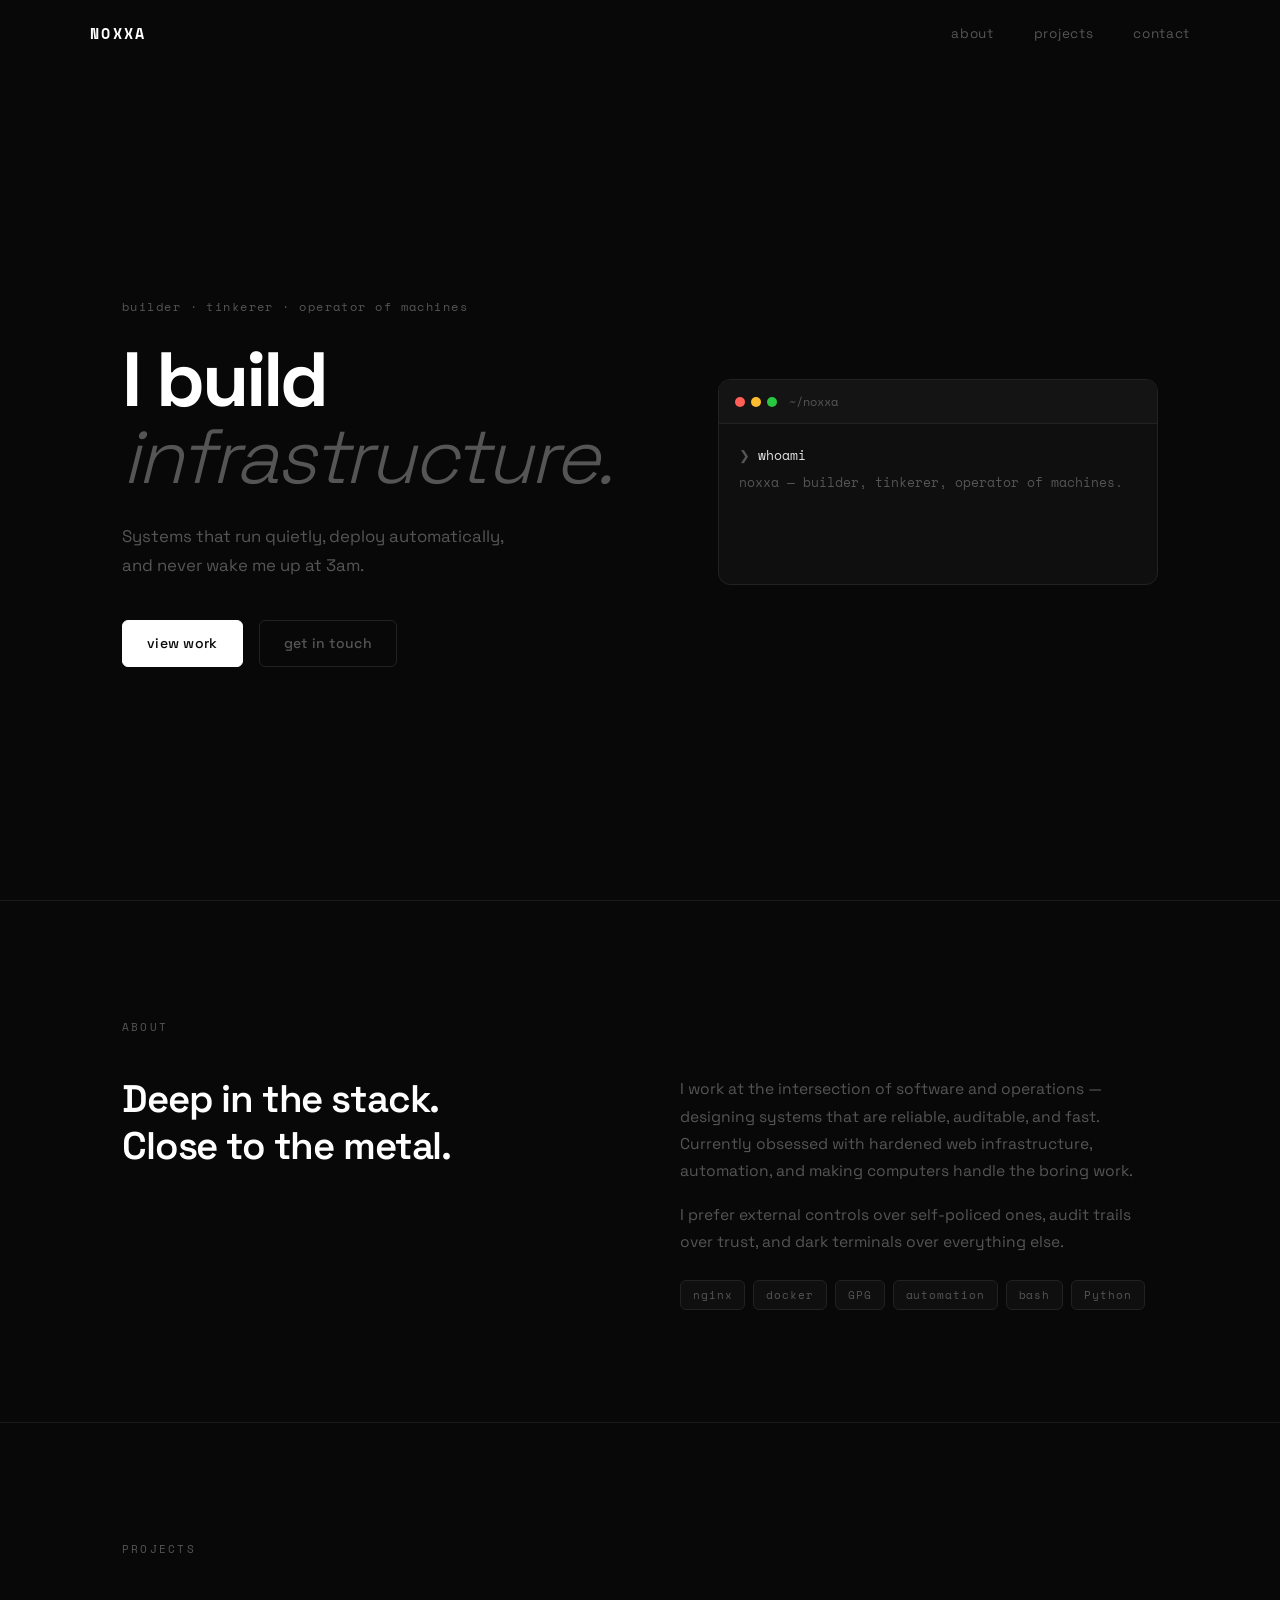
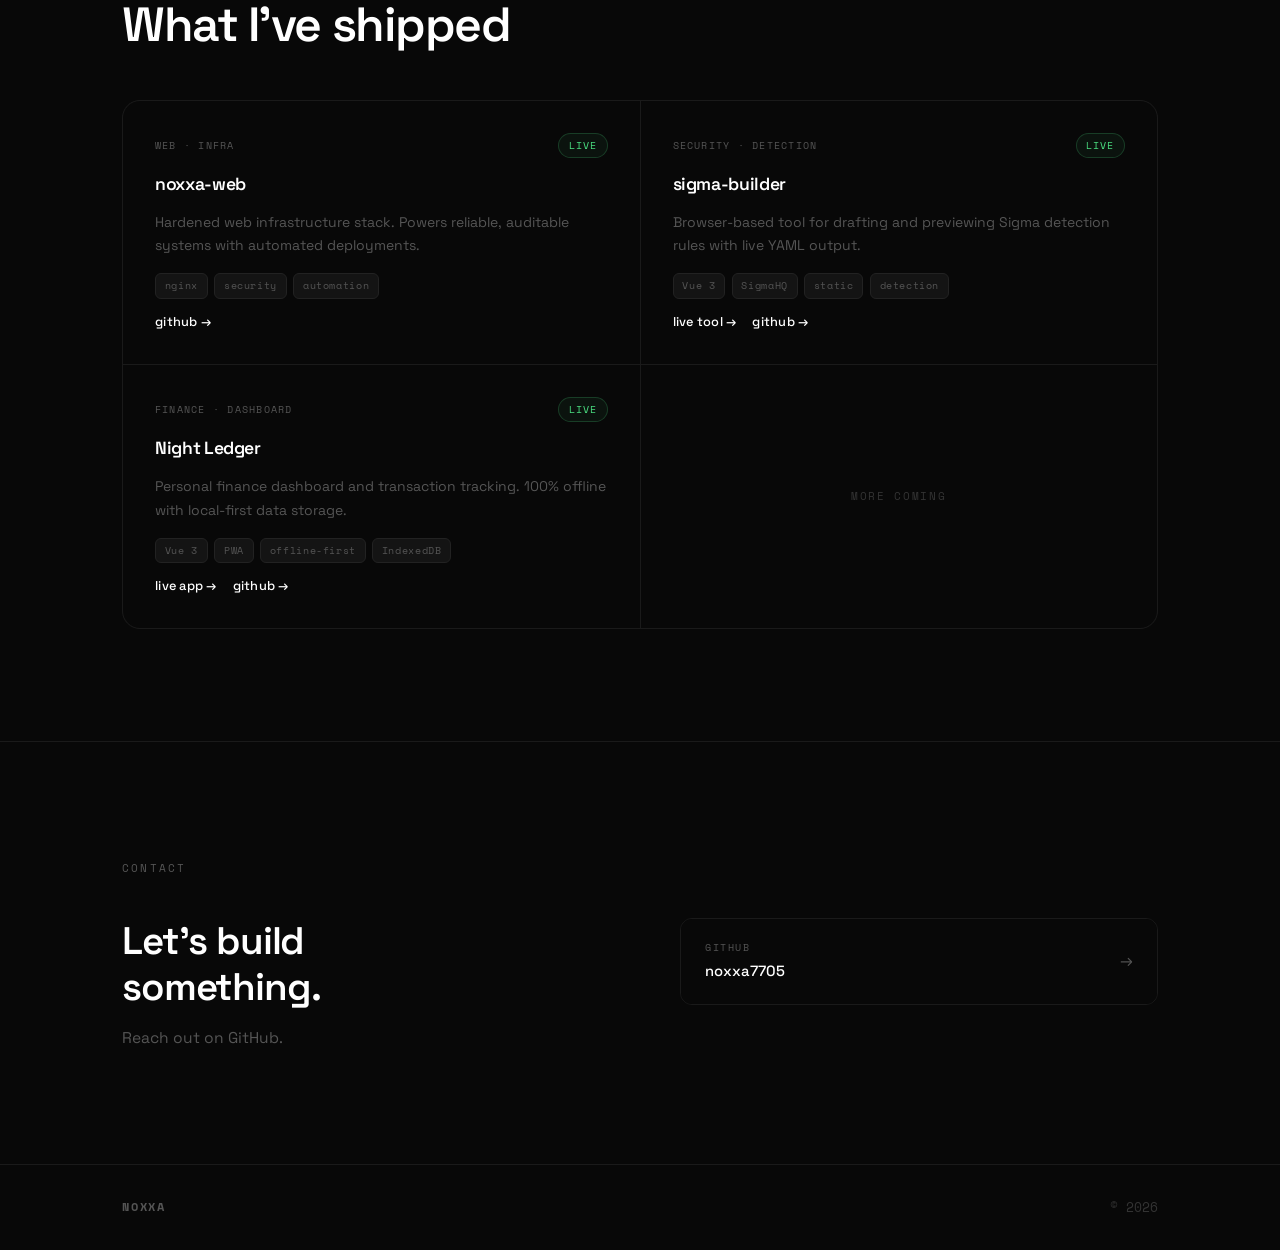
<file: index.html>
<!DOCTYPE html>
<html lang="en">
<head>
  <meta charset="UTF-8">
  <meta name="viewport" content="width=device-width, initial-scale=1.0">
  <title>NOXXA</title>
  <link rel="preconnect" href="https://fonts.googleapis.com">
  <link rel="preconnect" href="https://fonts.gstatic.com" crossorigin>
  <link href="https://fonts.googleapis.com/css2?family=Space+Grotesk:wght@300;400;500;600;700&family=Space+Mono:wght@400;700&display=swap" rel="stylesheet">
  <link rel="stylesheet" href="style.css">
</head>
<body>

  <nav id="nav">
    <div class="nav-inner">
      <a href="#" class="nav-logo">NOXXA</a>
      <ul class="nav-links">
        <li><a href="#about">about</a></li>
        <li><a href="#projects">projects</a></li>
        <li><a href="#contact">contact</a></li>
      </ul>
    </div>
  </nav>

  <section class="hero">
    <div class="hero-content">
      <p class="hero-eyebrow" data-reveal>builder · tinkerer · operator of machines</p>
      <h1 class="hero-title" data-reveal>
        <span class="line">I build</span>
        <span class="line accent">infrastructure.</span>
      </h1>
      <p class="hero-sub" data-reveal>
        Systems that run quietly, deploy automatically,<br>and never wake me up at 3am.
      </p>
      <div class="hero-actions" data-reveal>
        <a href="#projects" class="btn btn-primary">view work</a>
        <a href="#contact" class="btn btn-ghost">get in touch</a>
      </div>
    </div>

    <div class="hero-terminal" data-reveal>
      <div class="terminal">
        <div class="terminal-bar">
          <div class="terminal-dots">
            <span></span><span></span><span></span>
          </div>
          <span class="terminal-path">~/noxxa</span>
        </div>
        <div class="terminal-body">
          <div class="terminal-line">
            <span class="p">❯</span>
            <span id="term-cmd"></span><span class="term-cursor" id="term-cursor">▋</span>
          </div>
          <div class="terminal-output" id="term-output"></div>
        </div>
      </div>
    </div>
  </section>

  <section class="section" id="about">
    <div class="container">
      <span class="label" data-reveal>about</span>
      <div class="about-grid">
        <div class="about-left" data-reveal>
          <h2>Deep in the stack.<br>Close to the metal.</h2>
        </div>
        <div class="about-right" data-reveal>
          <p>I work at the intersection of software and operations — designing systems that are reliable, auditable, and fast. Currently obsessed with hardened web infrastructure, automation, and making computers handle the boring work.</p>
          <p>I prefer external controls over self-policed ones, audit trails over trust, and dark terminals over everything else.</p>
          <div class="about-tags">
            <span>nginx</span>
            <span>docker</span>
            <span>GPG</span>
            <span>automation</span>
            <span>bash</span>
            <span>Python</span>
          </div>
        </div>
      </div>
    </div>
  </section>

  <section class="section" id="projects">
    <div class="container">
      <span class="label" data-reveal>projects</span>
      <h2 class="section-title" data-reveal>What I've shipped</h2>
      <div class="projects-grid">

        <div class="project-card featured" data-reveal>
          <div class="pc-top">
            <span class="pc-tag">web · infra</span>
            <span class="pc-status live">live</span>
          </div>
          <h3>noxxa-web</h3>
          <p>Hardened web infrastructure stack. Powers reliable, auditable systems with automated deployments.</p>
          <div class="pc-stack">
            <span>nginx</span><span>security</span><span>automation</span>
          </div>
          <a href="https://github.com/noxxa7705/noxxa-web" target="_blank" class="pc-link">github →</a>
        </div>

        <div class="project-card" data-reveal>
          <div class="pc-top">
            <span class="pc-tag">security · detection</span>
            <span class="pc-status live">live</span>
          </div>
          <h3>sigma-builder</h3>
          <p>Browser-based tool for drafting and previewing Sigma detection rules with live YAML output.</p>
          <div class="pc-stack">
            <span>Vue 3</span><span>SigmaHQ</span><span>static</span><span>detection</span>
          </div>
          <div class="pc-links">
            <a href="https://noxxa7705.github.io/sigma-builder/" target="_blank" class="pc-link">live tool →</a>
            <a href="https://github.com/noxxa7705/sigma-builder" target="_blank" class="pc-link">github →</a>
          </div>
        </div>

        <div class="project-card" data-reveal>
          <div class="pc-top">
            <span class="pc-tag">finance · dashboard</span>
            <span class="pc-status live">live</span>
          </div>
          <h3>Night Ledger</h3>
          <p>Personal finance dashboard and transaction tracking. 100% offline with local-first data storage.</p>
          <div class="pc-stack">
            <span>Vue 3</span><span>PWA</span><span>offline-first</span><span>IndexedDB</span>
          </div>
          <div class="pc-links">
            <a href="https://noxxa7705.github.io/budget-tool/" target="_blank" class="pc-link">live app →</a>
            <a href="https://github.com/noxxa7705/budget-tool" target="_blank" class="pc-link">github →</a>
          </div>
        </div>

        <div class="project-card ghost" data-reveal>
          <span class="ghost-label">more coming</span>
        </div>

      </div>
    </div>
  </section>

  <section class="section" id="contact">
    <div class="container">
      <span class="label" data-reveal>contact</span>
      <div class="contact-grid">
        <div class="contact-left" data-reveal>
          <h2>Let's build<br>something.</h2>
          <p>Reach out on GitHub.</p>
        </div>
        <div class="contact-right" data-reveal>
          <a href="https://github.com/noxxa7705" target="_blank" class="contact-card">
            <div class="contact-card-inner">
              <span class="contact-platform">GitHub</span>
              <span class="contact-handle">noxxa7705</span>
            </div>
            <span class="contact-arrow">→</span>
          </a>
        </div>
      </div>
    </div>
  </section>

  <footer class="footer">
    <div class="container footer-inner">
      <span class="footer-name">NOXXA</span>
      <span class="footer-copy">© <span id="year"></span></span>
    </div>
  </footer>

  <script src="app.js"></script>
</body>
</html>
</file>
<file: style.css>
/* ============================================================
   FONTS & TOKENS
   ============================================================ */

@import url('https://fonts.googleapis.com/css2?family=Space+Grotesk:wght@300;400;500;600;700&family=Space+Mono:wght@400;700&display=swap');

:root {
  --bg:          #080808;
  --bg-1:        #0f0f0f;
  --bg-2:        #141414;
  --bg-3:        #1a1a1a;
  --border:      #222222;
  --border-soft: #1a1a1a;
  --text:        #e2e2e2;
  --text-muted:  #555555;
  --text-dim:    #333333;
  --accent:      #e2e2e2;
  --white:       #ffffff;

  --font-sans:  'Space Grotesk', system-ui, sans-serif;
  --font-mono:  'Space Mono', 'Courier New', monospace;

  --r-sm:   6px;
  --r-md:   12px;
  --r-lg:   18px;

  --ease-out: cubic-bezier(0.16, 1, 0.3, 1);
  --ease-in-out: cubic-bezier(0.45, 0, 0.55, 1);
}

/* ============================================================
   RESET
   ============================================================ */

*, *::before, *::after { box-sizing: border-box; margin: 0; padding: 0; }

html {
  scroll-behavior: smooth;
  font-size: 16px;
}

body {
  background: var(--bg);
  color: var(--text);
  font-family: var(--font-sans);
  font-weight: 400;
  line-height: 1.65;
  -webkit-font-smoothing: antialiased;
  overflow-x: hidden;
}

a { color: inherit; text-decoration: none; }

img, svg { display: block; }

/* ============================================================
   SCROLLBAR
   ============================================================ */

::-webkit-scrollbar { width: 6px; }
::-webkit-scrollbar-track { background: var(--bg); }
::-webkit-scrollbar-thumb { background: var(--border); border-radius: 3px; }

/* ============================================================
   LAYOUT UTILITIES
   ============================================================ */

.container {
  max-width: 1100px;
  margin: 0 auto;
  padding: 0 2rem;
}

.section {
  padding: 7rem 0;
  border-top: 1px solid var(--border-soft);
}

.label {
  display: inline-block;
  font-family: var(--font-mono);
  font-size: 0.7rem;
  letter-spacing: 0.2em;
  text-transform: uppercase;
  color: var(--text-muted);
  margin-bottom: 2.5rem;
}

.section-title {
  font-size: clamp(2rem, 4vw, 3rem);
  font-weight: 600;
  letter-spacing: -0.03em;
  line-height: 1.1;
  margin-bottom: 3rem;
  color: var(--white);
}

/* ============================================================
   REVEAL ANIMATIONS
   ============================================================ */

[data-reveal] {
  opacity: 0;
  transform: translateY(24px);
  transition: opacity 0.7s var(--ease-out), transform 0.7s var(--ease-out);
}

[data-reveal].visible {
  opacity: 1;
  transform: translateY(0);
}

/* ============================================================
   NAV
   ============================================================ */

#nav {
  position: fixed;
  top: 0;
  left: 0;
  right: 0;
  z-index: 100;
  padding: 1.25rem 2rem;
  transition: background 0.3s, border-bottom 0.3s;
}

#nav.scrolled {
  background: rgba(8, 8, 8, 0.85);
  backdrop-filter: blur(16px);
  -webkit-backdrop-filter: blur(16px);
  border-bottom: 1px solid var(--border-soft);
}

.nav-inner {
  max-width: 1100px;
  margin: 0 auto;
  display: flex;
  align-items: center;
  justify-content: space-between;
}

.nav-logo {
  font-family: var(--font-mono);
  font-weight: 700;
  font-size: 0.95rem;
  letter-spacing: 0.15em;
  color: var(--white);
}

.nav-links {
  display: flex;
  gap: 2.5rem;
  list-style: none;
}

.nav-links a {
  font-size: 0.85rem;
  color: var(--text-muted);
  letter-spacing: 0.05em;
  transition: color 0.2s;
}

.nav-links a:hover { color: var(--white); }

/* ============================================================
   HERO
   ============================================================ */

.hero {
  min-height: 100vh;
  display: grid;
  grid-template-columns: 1fr 1fr;
  gap: 4rem;
  align-items: center;
  max-width: 1100px;
  margin: 0 auto;
  padding: 8rem 2rem 4rem;
}

.hero-eyebrow {
  font-family: var(--font-mono);
  font-size: 0.75rem;
  letter-spacing: 0.12em;
  color: var(--text-muted);
  margin-bottom: 1.5rem;
}

.hero-title {
  font-size: clamp(3.5rem, 6vw, 5.5rem);
  font-weight: 700;
  letter-spacing: -0.04em;
  line-height: 1.0;
  margin-bottom: 1.75rem;
  color: var(--white);
}

.hero-title .line { display: block; }

.hero-title .accent {
  color: var(--text-muted);
  font-weight: 300;
  font-style: italic;
}

.hero-sub {
  font-size: 1.05rem;
  color: var(--text-muted);
  line-height: 1.7;
  margin-bottom: 2.5rem;
  max-width: 420px;
}

.hero-actions {
  display: flex;
  gap: 1rem;
  flex-wrap: wrap;
}

/* ============================================================
   BUTTONS
   ============================================================ */

.btn {
  display: inline-flex;
  align-items: center;
  gap: 0.5rem;
  padding: 0.7rem 1.5rem;
  border-radius: var(--r-sm);
  font-size: 0.875rem;
  font-weight: 500;
  letter-spacing: 0.02em;
  transition: background 0.2s, color 0.2s, border-color 0.2s;
  cursor: pointer;
  border: 1px solid transparent;
}

.btn-primary {
  background: var(--white);
  color: var(--bg);
  border-color: var(--white);
}

.btn-primary:hover {
  background: var(--text);
  border-color: var(--text);
}

.btn-ghost {
  background: transparent;
  color: var(--text-muted);
  border-color: var(--border);
}

.btn-ghost:hover {
  color: var(--white);
  border-color: var(--text-dim);
}

/* ============================================================
   TERMINAL (hero)
   ============================================================ */

.hero-terminal {
  display: flex;
  justify-content: flex-end;
}

.terminal {
  width: 100%;
  max-width: 440px;
  background: var(--bg-1);
  border: 1px solid var(--border);
  border-radius: var(--r-md);
  overflow: hidden;
}

.terminal-bar {
  display: flex;
  align-items: center;
  gap: 0.75rem;
  padding: 0.75rem 1rem;
  background: var(--bg-2);
  border-bottom: 1px solid var(--border);
}

.terminal-dots {
  display: flex;
  gap: 6px;
}

.terminal-dots span {
  width: 10px;
  height: 10px;
  border-radius: 50%;
  background: var(--border);
}

.terminal-dots span:nth-child(1) { background: #ff5f57; }
.terminal-dots span:nth-child(2) { background: #febc2e; }
.terminal-dots span:nth-child(3) { background: #28c840; }

.terminal-path {
  font-family: var(--font-mono);
  font-size: 0.72rem;
  color: var(--text-muted);
}

.terminal-body {
  padding: 1.25rem 1.25rem 1.5rem;
  font-family: var(--font-mono);
  font-size: 0.82rem;
  line-height: 1.75;
  min-height: 160px;
}

.terminal-line {
  display: flex;
  align-items: center;
  gap: 0.5rem;
  color: var(--text);
}

.p {
  color: var(--text-muted);
  user-select: none;
  flex-shrink: 0;
}

.term-cursor {
  color: var(--text-muted);
  animation: blink 1.1s step-end infinite;
}

@keyframes blink {
  0%, 100% { opacity: 1; }
  50%       { opacity: 0; }
}

.terminal-output {
  margin-top: 0.25rem;
  color: var(--text-muted);
  white-space: pre-wrap;
}

/* ============================================================
   ABOUT
   ============================================================ */

.about-grid {
  display: grid;
  grid-template-columns: 1fr 1fr;
  gap: 5rem;
  align-items: start;
}

.about-left h2 {
  font-size: clamp(1.75rem, 3vw, 2.5rem);
  font-weight: 600;
  letter-spacing: -0.03em;
  line-height: 1.2;
  color: var(--white);
}

.about-right p {
  font-size: 0.975rem;
  color: var(--text-muted);
  line-height: 1.75;
  margin-bottom: 1rem;
}

.about-right p:last-of-type { margin-bottom: 1.5rem; }

.about-tags {
  display: flex;
  flex-wrap: wrap;
  gap: 0.5rem;
}

.about-tags span {
  font-family: var(--font-mono);
  font-size: 0.7rem;
  letter-spacing: 0.08em;
  padding: 0.3rem 0.75rem;
  border: 1px solid var(--border);
  border-radius: var(--r-sm);
  color: var(--text-muted);
  background: var(--bg-1);
}

/* ============================================================
   PROJECTS
   ============================================================ */

.projects-grid {
  display: grid;
  grid-template-columns: repeat(2, 1fr);
  gap: 1px;
  background: var(--border-soft);
  border: 1px solid var(--border-soft);
  border-radius: var(--r-lg);
  overflow: hidden;
}

.project-card {
  position: relative;
  background: var(--bg);
  padding: 2rem;
  display: flex;
  flex-direction: column;
  gap: 0.75rem;
  transition: background 0.25s;
}

.project-card:hover { background: var(--bg-1); }

.project-card.ghost {
  align-items: center;
  justify-content: center;
  min-height: 180px;
}

.ghost-label {
  font-family: var(--font-mono);
  font-size: 0.7rem;
  letter-spacing: 0.15em;
  text-transform: uppercase;
  color: var(--text-dim);
}

.pc-top {
  display: flex;
  align-items: center;
  justify-content: space-between;
}

.pc-tag {
  font-family: var(--font-mono);
  font-size: 0.65rem;
  letter-spacing: 0.12em;
  text-transform: uppercase;
  color: var(--text-muted);
}

.pc-status {
  font-family: var(--font-mono);
  font-size: 0.65rem;
  letter-spacing: 0.1em;
  text-transform: uppercase;
  padding: 0.2rem 0.6rem;
  border-radius: 100px;
  border: 1px solid var(--border);
  color: var(--text-muted);
}

.pc-status.live {
  color: #4ade80;
  border-color: rgba(74, 222, 128, 0.2);
  background: rgba(74, 222, 128, 0.05);
}

.pc-status.private {
  color: var(--text-dim);
}

.pc-status.ongoing {
  color: #94a3b8;
  border-color: rgba(148, 163, 184, 0.2);
}

.project-card h3 {
  font-size: 1.1rem;
  font-weight: 600;
  color: var(--white);
  letter-spacing: -0.02em;
}

.project-card p {
  font-size: 0.875rem;
  color: var(--text-muted);
  line-height: 1.65;
  flex: 1;
}

.pc-stack {
  display: flex;
  flex-wrap: wrap;
  gap: 0.4rem;
  margin-top: 0.25rem;
}

.pc-stack span {
  font-family: var(--font-mono);
  font-size: 0.65rem;
  letter-spacing: 0.06em;
  padding: 0.2rem 0.55rem;
  background: var(--bg-2);
  border: 1px solid var(--border);
  border-radius: var(--r-sm);
  color: var(--text-muted);
}

.pc-links { display: flex; gap: 1rem; flex-wrap: wrap; }

.pc-link {
  font-size: 0.8rem;
  font-weight: 500;
  color: var(--white);
  letter-spacing: 0.02em;
  margin-top: auto;
  transition: opacity 0.2s;
}

.pc-link:hover { opacity: 0.7; }

.pc-link.muted {
  color: var(--text-dim);
  cursor: default;
}

.pc-link.muted:hover { opacity: 1; }

/* ============================================================
   CONTACT
   ============================================================ */

.contact-grid {
  display: grid;
  grid-template-columns: 1fr 1fr;
  gap: 5rem;
  align-items: start;
}

.contact-left h2 {
  font-size: clamp(1.75rem, 3vw, 2.5rem);
  font-weight: 600;
  letter-spacing: -0.03em;
  line-height: 1.2;
  color: var(--white);
  margin-bottom: 1rem;
}

.contact-left p {
  font-size: 0.975rem;
  color: var(--text-muted);
}

.contact-right {
  display: flex;
  flex-direction: column;
  gap: 1px;
  background: var(--border-soft);
  border: 1px solid var(--border-soft);
  border-radius: var(--r-md);
  overflow: hidden;
}

.contact-card {
  display: flex;
  align-items: center;
  justify-content: space-between;
  padding: 1.25rem 1.5rem;
  background: var(--bg);
  transition: background 0.2s;
}

.contact-card:hover { background: var(--bg-1); }

.contact-card-inner {
  display: flex;
  flex-direction: column;
  gap: 0.2rem;
}

.contact-platform {
  font-family: var(--font-mono);
  font-size: 0.65rem;
  letter-spacing: 0.15em;
  text-transform: uppercase;
  color: var(--text-muted);
}

.contact-handle {
  font-size: 0.925rem;
  font-weight: 500;
  color: var(--white);
}

.contact-arrow {
  font-size: 1rem;
  color: var(--text-muted);
  transition: transform 0.2s, color 0.2s;
}

.contact-card:hover .contact-arrow {
  transform: translateX(4px);
  color: var(--white);
}

/* ============================================================
   FOOTER
   ============================================================ */

.footer {
  padding: 2rem 0;
  border-top: 1px solid var(--border-soft);
}

.footer-inner {
  display: flex;
  align-items: center;
  justify-content: space-between;
}

.footer-name {
  font-family: var(--font-mono);
  font-size: 0.75rem;
  font-weight: 700;
  letter-spacing: 0.15em;
  color: var(--text-muted);
}

.footer-copy {
  font-size: 0.8rem;
  color: var(--text-dim);
  font-family: var(--font-mono);
}

/* ============================================================
   RESPONSIVE
   ============================================================ */

@media (max-width: 860px) {
  .hero {
    grid-template-columns: 1fr;
    min-height: auto;
    padding-top: 7rem;
  }

  .hero-terminal { justify-content: flex-start; }
  .terminal { max-width: 100%; }

  .about-grid,
  .contact-grid {
    grid-template-columns: 1fr;
    gap: 2.5rem;
  }

  .projects-grid { grid-template-columns: 1fr; }

  .nav-links { display: none; }

  .section { padding: 4.5rem 0; }
}
</file>
